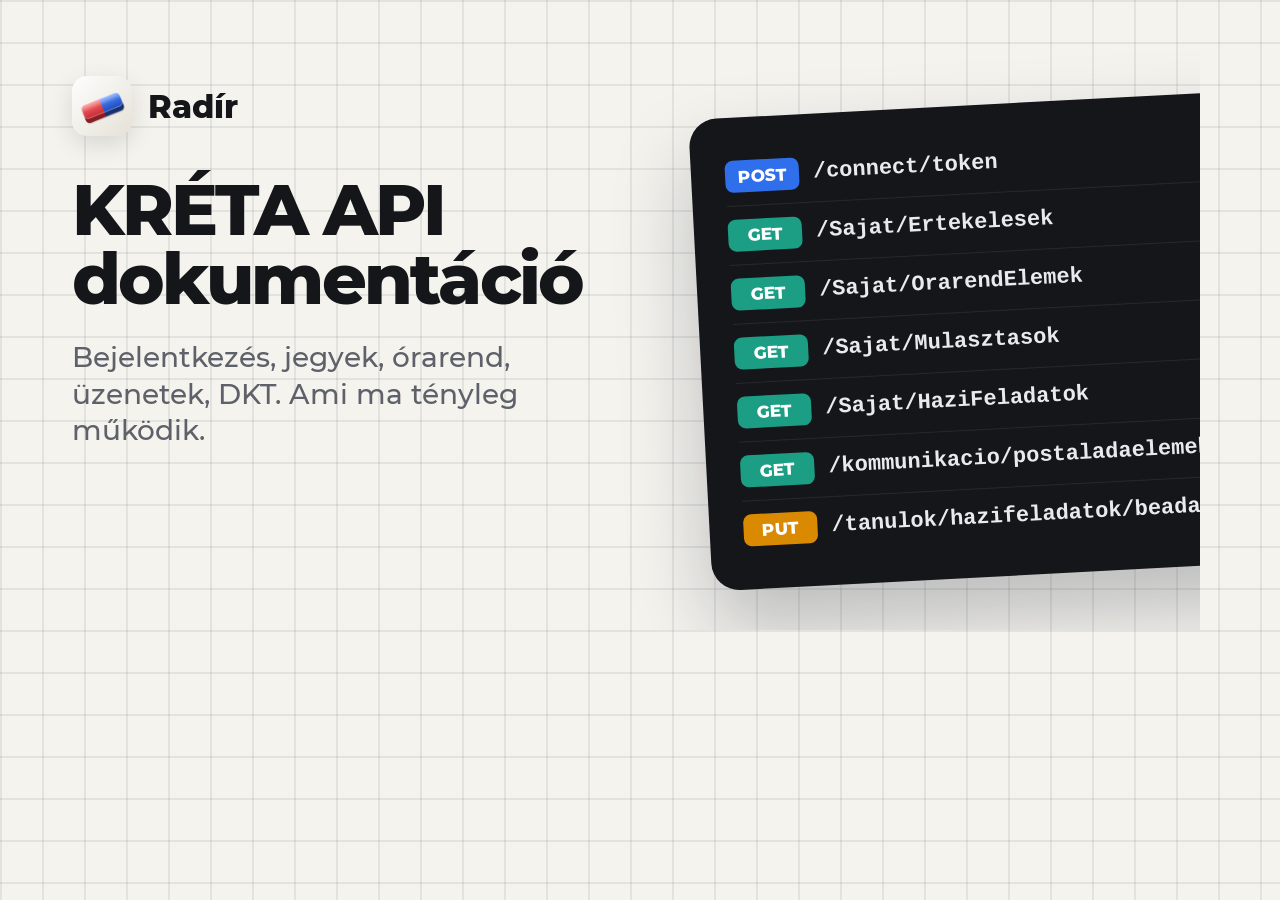
<file: marketing/og/og-api.html>
<!doctype html>
<html lang="hu">
<head>
<meta charset="utf-8">
<title>KRÉTA API link-előnézet</title>
<!-- 1200×630 OG kép a /kreta-api/ oldalhoz. Render: swift marketing/snap.swift marketing/og/og-api.html web/public/img/og-api.jpg 1200 630 -->
<style>
  @font-face { font-family: M; src: url(../../Radir/Fonts/Montserrat-Medium.ttf); font-weight: 500; }
  @font-face { font-family: M; src: url(../../Radir/Fonts/Montserrat-ExtraBold.ttf); font-weight: 800; }
  * { margin: 0; box-sizing: border-box; }
  html, body { width: 1200px; height: 630px; overflow: hidden; }
  body { position: relative; font-family: M, sans-serif; color: #15161A; background: #F4F3EE;
         background-image: linear-gradient(rgba(110,112,122,.13) 2px, transparent 2px), linear-gradient(90deg, rgba(110,112,122,.13) 2px, transparent 2px);
         background-size: 42px 42px; }
  .copy { position: absolute; left: 72px; top: 76px; width: 560px; }
  .brand { display: flex; align-items: center; gap: 16px; font-weight: 800; font-size: 32px; }
  .brand img { width: 60px; height: 60px; border-radius: 15px; box-shadow: 0 8px 24px rgba(0,0,0,.12); }
  h1 { margin-top: 40px; font-weight: 800; font-size: 70px; line-height: .98; letter-spacing: -3px; }
  p { margin-top: 26px; font-weight: 500; font-size: 28px; line-height: 1.3; color: #5F616A; }
  .card { position: absolute; left: 700px; top: 104px; width: 600px; padding: 30px 34px; border-radius: 28px; background: #15161A; color: #E9EAEE;
          box-shadow: 0 40px 80px rgba(20,22,40,.25); transform: rotate(-3deg); font: 600 22px/1 ui-monospace, Menlo, monospace; }
  .row { display: flex; align-items: center; gap: 14px; padding: 13px 0; border-bottom: 1px solid rgba(255,255,255,.08); white-space: nowrap; }
  .row:last-child { border: 0; }
  .m { flex: none; width: 74px; text-align: center; padding: 6px 0; border-radius: 8px; font: 800 17px M, sans-serif; color: #fff; }
  .get { background: #1b9e83; } .post { background: #2F6FEB; } .put { background: #d98a00; }
</style>
</head>
<body>
  <div class="copy">
    <div class="brand"><img src="../../Radir/Assets.xcassets/Logo.imageset/Logo.png" alt="">Radír</div>
    <h1>KRÉTA API dokumentáció</h1>
    <p>Bejelentkezés, jegyek, órarend, üzenetek, DKT. Ami ma tényleg működik.</p>
  </div>
  <div class="card">
    <div class="row"><span class="m post">POST</span>/connect/token</div>
    <div class="row"><span class="m get">GET</span>/Sajat/Ertekelesek</div>
    <div class="row"><span class="m get">GET</span>/Sajat/OrarendElemek</div>
    <div class="row"><span class="m get">GET</span>/Sajat/Mulasztasok</div>
    <div class="row"><span class="m get">GET</span>/Sajat/HaziFeladatok</div>
    <div class="row"><span class="m get">GET</span>/kommunikacio/postaladaelemek</div>
    <div class="row"><span class="m put">PUT</span>/tanulok/hazifeladatok/beadasok</div>
  </div>
</body>
</html>
</file>
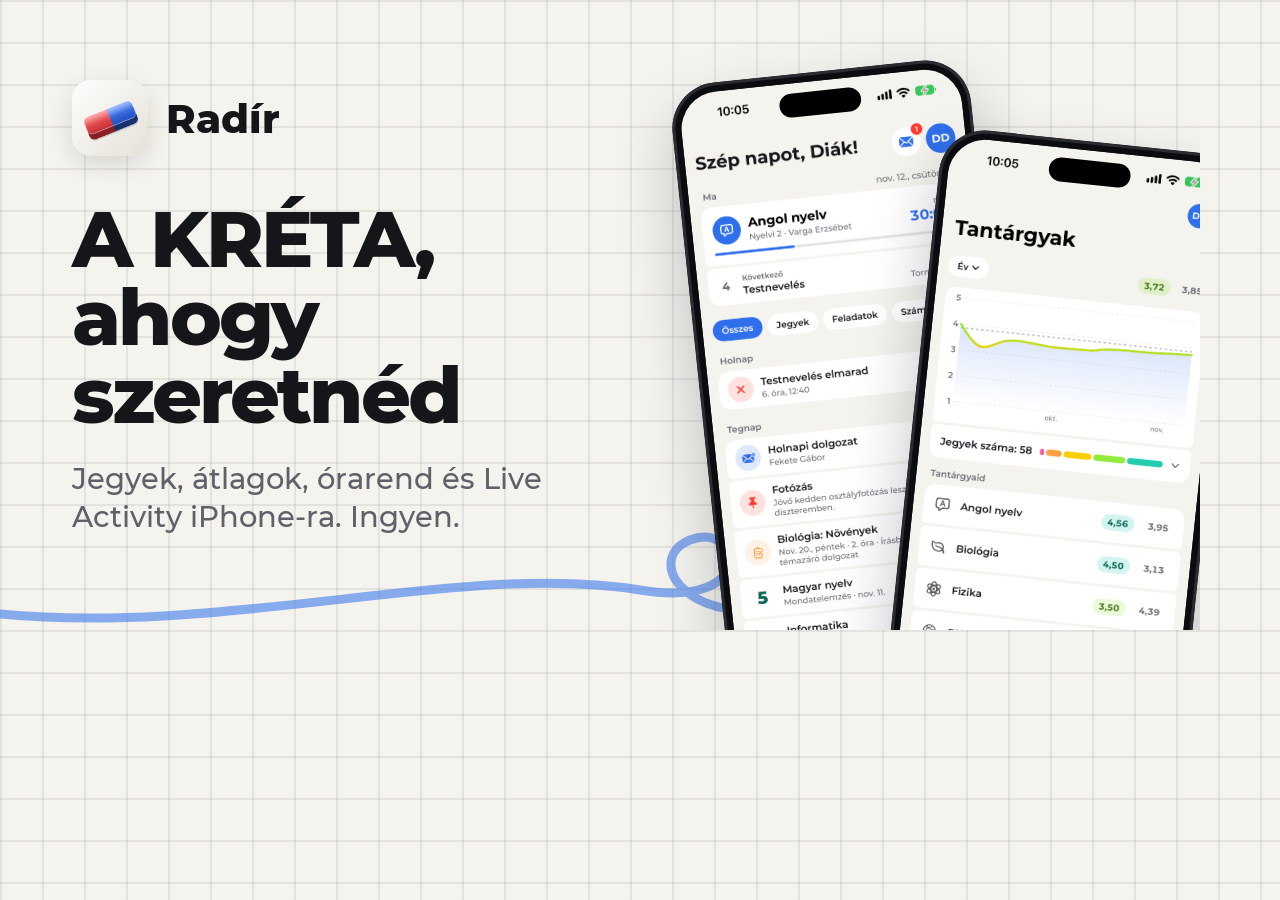
<file: marketing/og/og.html>
<!doctype html>
<html lang="hu">
<head>
<meta charset="utf-8">
<title>Radír link-előnézet</title>
<!-- 1200×630-as Open Graph kép a weboldalhoz. Render: swift marketing/snap.swift marketing/og/og.html web/public/img/og.jpg 1200 630 -->
<style>
  @font-face { font-family: M; src: url(../../Radir/Fonts/Montserrat-Medium.ttf); font-weight: 500; }
  @font-face { font-family: M; src: url(../../Radir/Fonts/Montserrat-ExtraBold.ttf); font-weight: 800; }
  * { margin: 0; box-sizing: border-box; }
  html, body { width: 1200px; height: 630px; overflow: hidden; }
  body { position: relative; font-family: M, sans-serif; color: #15161A; background: #F4F3EE;
         background-image: linear-gradient(rgba(110,112,122,.13) 2px, transparent 2px), linear-gradient(90deg, rgba(110,112,122,.13) 2px, transparent 2px);
         background-size: 42px 42px; }
  .copy { position: absolute; left: 72px; top: 80px; width: 600px; }
  .brand { display: flex; align-items: center; gap: 18px; font-weight: 800; font-size: 40px; }
  .brand img { width: 76px; height: 76px; border-radius: 19px; box-shadow: 0 8px 24px rgba(0,0,0,.12); }
  h1 { margin-top: 44px; font-weight: 800; font-size: 78px; line-height: 1; letter-spacing: -3px; }
  p { margin-top: 26px; font-weight: 500; font-size: 29px; line-height: 1.3; color: #5F616A; max-width: 560px; }
  svg { position: absolute; inset: 0; }
  .phone { position: absolute; width: 300px; padding: 9px; border-radius: 46px; background: #0b0c0f; box-shadow: inset 0 0 0 3px #2a2c31, 0 30px 60px rgba(20,22,40,.25); }
  .phone img { display: block; width: 100%; border-radius: 38px; }
  .phone::after { content: ""; position: absolute; top: 19px; left: 50%; width: 82px; height: 24px; margin-left: -41px; border-radius: 12px; background: #000; }
</style>
</head>
<body>
  <svg width="1200" height="630" viewBox="0 0 1200 630">
    <path d="M -20 612 C 220 640, 460 560, 640 590 C 760 610, 740 520, 690 540 C 640 560, 690 640, 820 600 C 980 550, 1100 470, 1230 480"
          fill="none" stroke="#2F6FEB" stroke-width="9" stroke-linecap="round" opacity=".55"/>
  </svg>
  <div class="copy">
    <div class="brand"><img src="../../Radir/Assets.xcassets/Logo.imageset/Logo.png" alt="">Radír</div>
    <h1>A KRÉTA, ahogy szeretnéd</h1>
    <p>Jegyek, átlagok, órarend és Live Activity iPhone-ra. Ingyen.</p>
  </div>
  <div class="phone" style="left:700px;top:70px;transform:rotate(-6deg)"><img src="../raw/home-light.png" alt=""></div>
  <div class="phone" style="left:910px;top:140px;transform:rotate(6deg)"><img src="../raw/grades-light.png" alt=""></div>
</body>
</html>
</file>
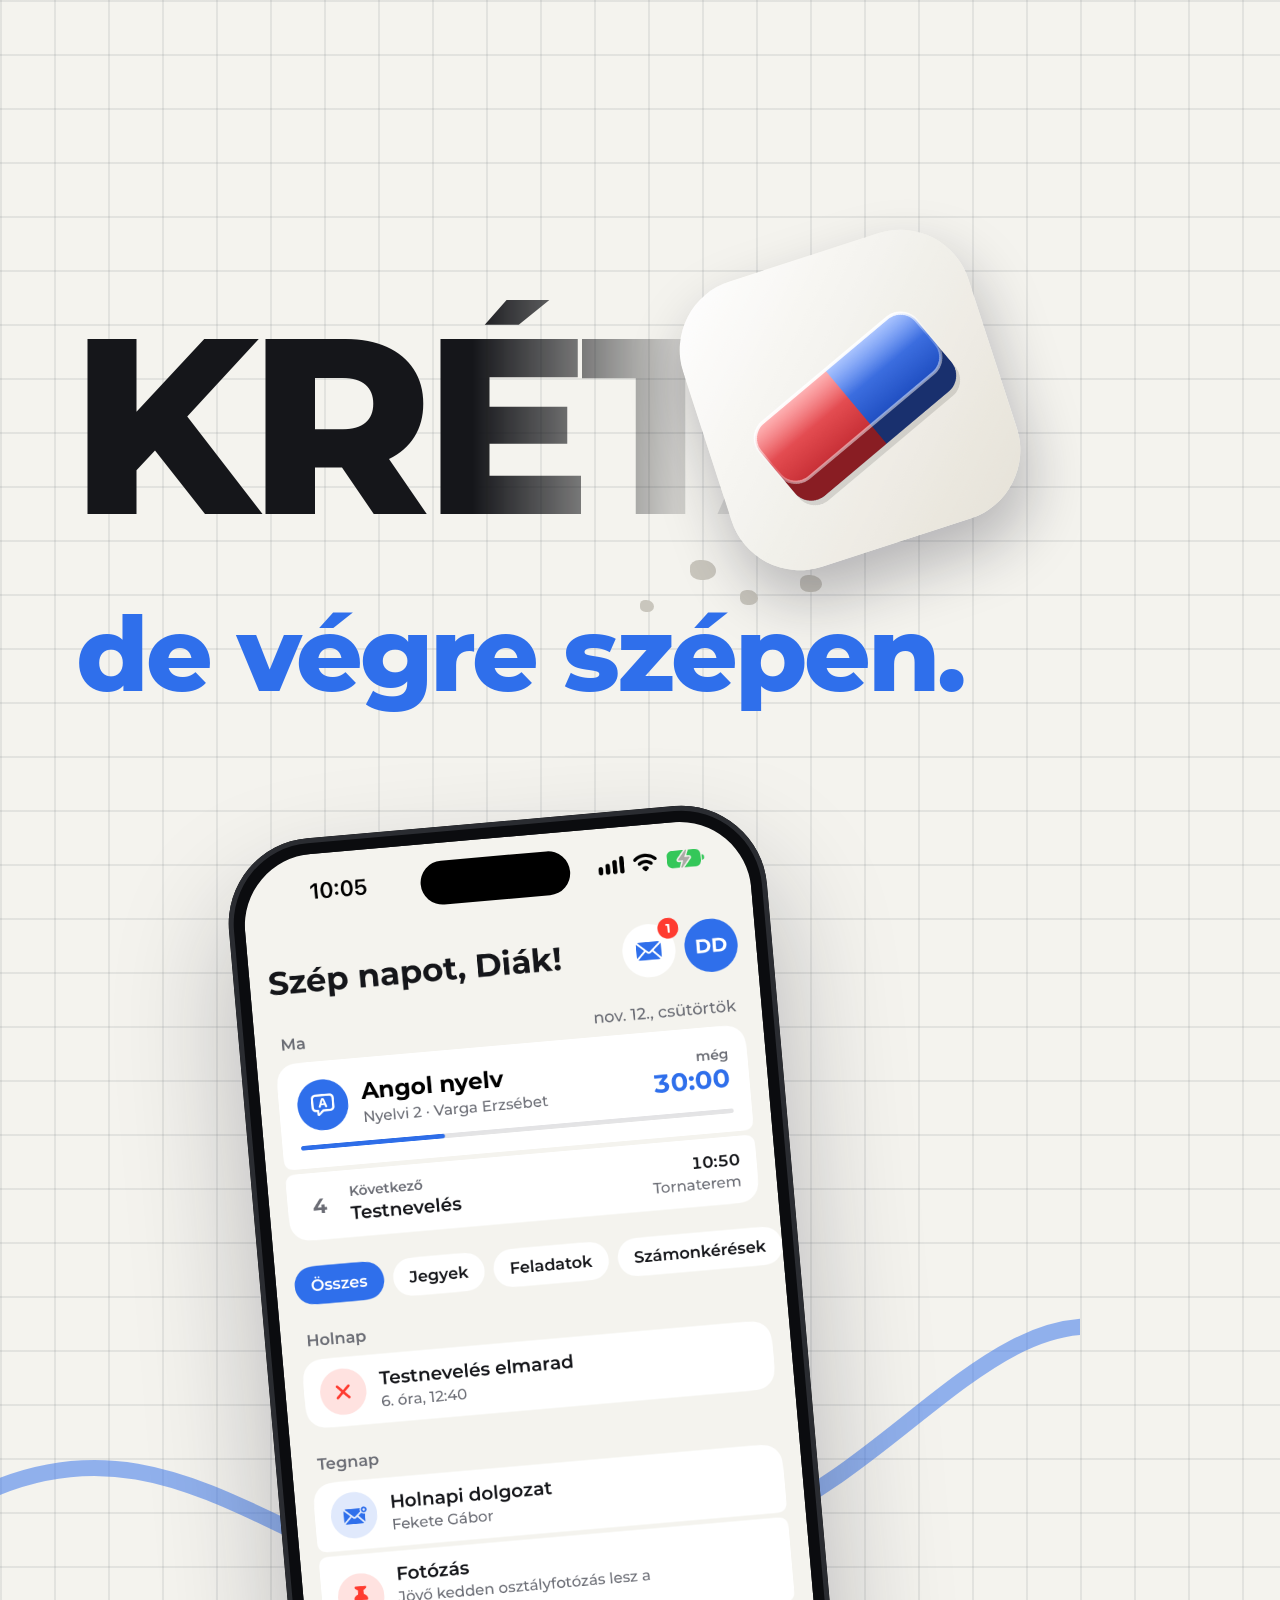
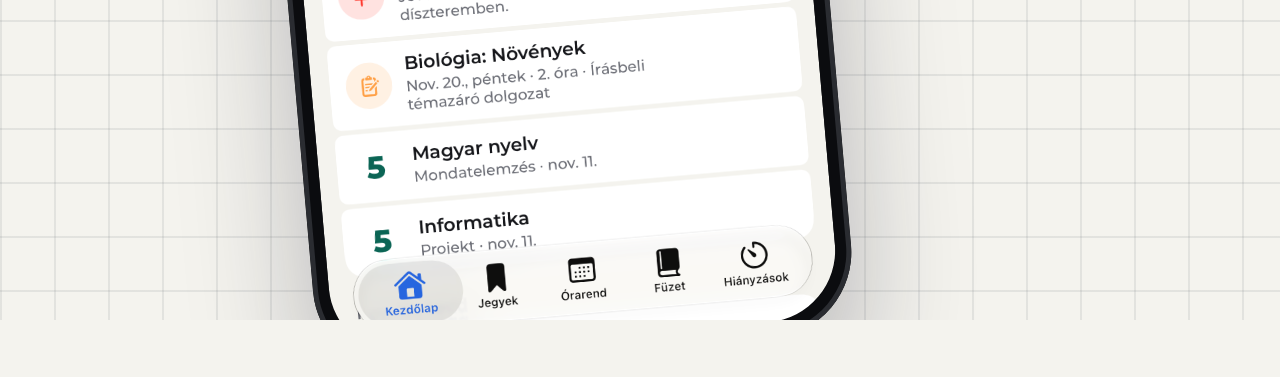
<file: marketing/tiktok/cover.html>
<!doctype html>
<html lang="hu">
<head>
<meta charset="utf-8">
<title>Radír TikTok borító</title>
<!-- 1080×1920 TikTok borító. A fontos rész a középső 3:4 sávban (y ≈ 240–1680), mert a profilrács ezt vágja ki.
     Render (a radir mappából): swift marketing/snap.swift marketing/tiktok/cover.html marketing/tiktok/cover.jpg 1080 1920 -->
<style>
  @font-face { font-family: M; src: url(../../Radir/Fonts/Montserrat-Bold.ttf); font-weight: 700; }
  @font-face { font-family: M; src: url(../../Radir/Fonts/Montserrat-ExtraBold.ttf); font-weight: 800; }
  * { margin: 0; box-sizing: border-box; }
  html, body { width: 1080px; height: 1920px; overflow: hidden; }
  body { position: relative; font-family: M, sans-serif; color: #15161A; background: #F4F3EE;
         background-image: linear-gradient(rgba(110,112,122,.13) 2px, transparent 2px), linear-gradient(90deg, rgba(110,112,122,.13) 2px, transparent 2px);
         background-size: 54px 54px; }
  /* a „KRÉTA” jobb fele ki van radírozva */
  .kreta { position: absolute; left: 70px; top: 300px; font-weight: 800; font-size: 250px; letter-spacing: -10px; line-height: 1;
           -webkit-mask-image: linear-gradient(90deg, #000 0, #000 48%, rgba(0,0,0,.18) 72%, transparent 88%);
                   mask-image: linear-gradient(90deg, #000 0, #000 48%, rgba(0,0,0,.18) 72%, transparent 88%); }
  .eraser { position: absolute; left: 700px; top: 250px; width: 300px; height: 300px; border-radius: 72px; transform: rotate(-18deg);
            box-shadow: 0 30px 60px rgba(20,22,40,.28); }
  .crumb { position: absolute; border-radius: 40% 60% 50% 45%; background: #c9c6bd; }
  .sub { position: absolute; left: 76px; top: 590px; font-weight: 800; font-size: 104px; letter-spacing: -3px; color: #2F6FEB; }
  .phone { position: absolute; left: 270px; top: 820px; width: 540px; padding: 16px; border-radius: 86px; background: #0b0c0f;
           transform: rotate(-5deg); box-shadow: inset 0 0 0 5px #2a2c31, 0 60px 120px rgba(20,22,40,.28); }
  .phone img { display: block; width: 100%; border-radius: 72px; }
  .phone::after { content: ""; position: absolute; top: 34px; left: 50%; width: 150px; height: 44px; margin-left: -75px; border-radius: 22px; background: #000; }
  svg { position: absolute; inset: 0; }
</style>
</head>
<body>
  <svg width="1080" height="1920" viewBox="0 0 1080 1920">
    <path d="M -30 1500 C 200 1380, 330 1640, 520 1560 C 640 1510, 600 1420, 540 1450 C 480 1480, 560 1600, 760 1520 C 900 1460, 1000 1300, 1120 1330"
          fill="none" stroke="#2F6FEB" stroke-width="16" stroke-linecap="round" opacity=".5"/>
  </svg>
  <div class="kreta">KRÉTA</div>
  <div class="crumb" style="left:690px;top:560px;width:26px;height:20px"></div>
  <div class="crumb" style="left:740px;top:590px;width:18px;height:15px"></div>
  <div class="crumb" style="left:640px;top:600px;width:14px;height:12px"></div>
  <div class="crumb" style="left:800px;top:575px;width:22px;height:17px"></div>
  <img class="eraser" src="../../Radir/Assets.xcassets/Logo.imageset/Logo.png" alt="">
  <div class="sub">de végre szépen.</div>
  <div class="phone"><img src="../raw/home-light.png" alt=""></div>
</body>
</html>
</file>
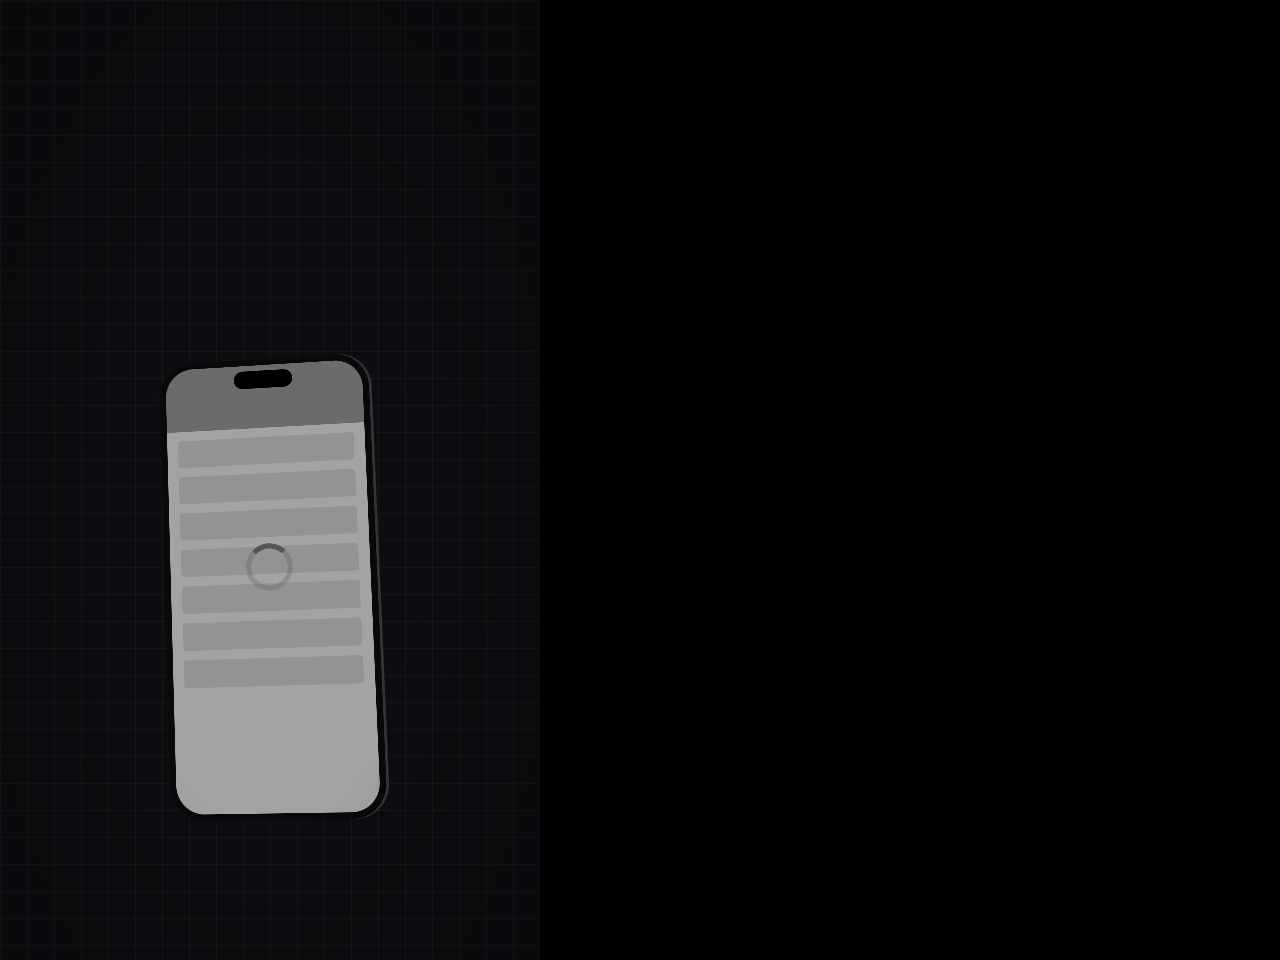
<file: marketing/tiktok/video.html>
<!doctype html>
<html lang="hu">
<head>
<meta charset="utf-8">
<title>Radír TikTok</title>
<!-- 1080×1920-as vászon fele méretben (#stage scale .5), a 2×-es snapshot adja a teljes felbontást.
     Minden képkocka a render(t) tiszta függvénye; a render.swift hívja képkockánként. -->
<style>
  @font-face { font-family: M; src: url(../../Radir/Fonts/Montserrat-Medium.ttf); font-weight: 500; }
  @font-face { font-family: M; src: url(../../Radir/Fonts/Montserrat-Bold.ttf); font-weight: 700; }
  @font-face { font-family: M; src: url(../../Radir/Fonts/Montserrat-ExtraBold.ttf); font-weight: 800; }
  * { margin: 0; box-sizing: border-box; }
  html, body { width: 540px; height: 960px; overflow: hidden; background: #000; }
  #stage { position: absolute; left: 0; top: 0; width: 1080px; height: 1920px; transform: scale(.5); transform-origin: 0 0;
           overflow: hidden; font-family: M, sans-serif; color: #15161A; }
  .layer { position: absolute; inset: 0; }
  .grid { background-image: linear-gradient(var(--gc) 2px, transparent 2px), linear-gradient(90deg, var(--gc) 2px, transparent 2px); background-size: 54px 54px; }

  /* felirat a TikTok biztonságos sávjában */
  .cap { position: absolute; left: 70px; right: 140px; top: 250px; font-weight: 800; font-size: 84px; line-height: 1.02; letter-spacing: -2.5px; }
  .cap small { display: block; margin-top: 22px; font-weight: 600; font-size: 42px; letter-spacing: 0; line-height: 1.25; opacity: .72; }

  /* 3D telefon (mint a weboldalon) */
  .scene { position: absolute; left: 0; right: 0; top: 0; bottom: 0; perspective: 2600px; }
  .phone3d { position: absolute; left: 50%; top: 1170px; width: 500px; height: 1070px; margin: -535px 0 0 -250px; transform-style: preserve-3d; }
  .layers, .layers i, .face { position: absolute; inset: 0; border-radius: 80px; }
  .layers { transform-style: preserve-3d; }
  .layers i { background: linear-gradient(90deg, #3a3d44, #1d1f24 30%, #2b2e34 70%, #44474e); }
  .face { backface-visibility: hidden; -webkit-backface-visibility: hidden; overflow: hidden; }
  .front { transform: translateZ(20px); background: #0b0c0f; }
  .front .scr { position: absolute; inset: 15px; border-radius: 66px; overflow: hidden; }
  .front .scr img { position: absolute; inset: 0; width: 100%; height: 100%; object-fit: cover; object-position: top; opacity: 0; }
  .island { position: absolute; top: 28px; left: 50%; width: 140px; height: 42px; margin-left: -70px; border-radius: 30px; background: #000; z-index: 2; }
  .back { transform: rotateY(180deg) translateZ(20px); background: linear-gradient(150deg, #2d3037, #15161a); display: grid; place-items: center; }
  .back img { width: 34%; border-radius: 22%; }

  /* a „régi app”: márka nélküli szürke felület */
  .old { position: absolute; inset: 0; background: #d9d9d9; filter: saturate(.2); }
  .old .hdr { height: 150px; background: #8a8f96; }
  .old .row { margin: 22px 26px 0; height: 64px; background: #c4c4c4; border-radius: 6px; }
  .spin { position: absolute; left: 50%; top: 46%; width: 110px; height: 110px; margin: -55px 0 0 -55px; border-radius: 50%;
          border: 12px solid rgba(0,0,0,.12); border-top-color: #6d7178; }
  .toast { position: absolute; left: 30px; right: 30px; top: 40%; padding: 30px 28px; border-radius: 14px; background: #fff;
           box-shadow: 0 20px 50px rgba(0,0,0,.35); font: 600 32px/1.3 M, sans-serif; color: #333; opacity: 0; }
  .toast b { display: block; font-weight: 800; font-size: 36px; color: #c0392b; margin-bottom: 8px; }

  .logo { position: absolute; left: 50%; top: 760px; width: 300px; height: 300px; margin-left: -150px; border-radius: 72px; box-shadow: 0 40px 90px rgba(20,40,120,.3); }
  .word { position: absolute; left: 0; right: 0; top: 1110px; text-align: center; font-weight: 800; font-size: 190px; letter-spacing: -7px; color: #15161A; }
  .tag { position: absolute; left: 0; right: 0; top: 1350px; text-align: center; font-weight: 700; font-size: 54px; color: #5F616A; }
  .stamp { position: absolute; width: 170px; height: 170px; border-radius: 50%; display: grid; place-items: center; font-weight: 800; font-size: 104px; color: #0F3B33; box-shadow: 0 20px 40px rgba(0,0,0,.25); }
  .flash { position: absolute; inset: 0; background: #fff; pointer-events: none; }
  .vignette { position: absolute; inset: 0; background: radial-gradient(ellipse at 50% 55%, transparent 40%, rgba(0,0,0,.65)); }
  .cta { position: absolute; left: 60px; right: 60px; top: 300px; text-align: center; color: #fff; }
  .cta h1 { font-weight: 800; font-size: 104px; line-height: 1; letter-spacing: -3px; }
  .cta p { margin-top: 30px; font-weight: 700; font-size: 48px; color: rgba(255,255,255,.75); }
  .cta .btn { display: inline-block; margin-top: 44px; padding: 28px 54px; border-radius: 999px; background: #fff; color: #170A3D; font-weight: 800; font-size: 50px; }
</style>
</head>
<body>
<div id="stage">
  <div class="layer" id="bg"></div>
  <div class="layer grid" id="grid"></div>

  <div class="scene">
    <div class="phone3d" id="phone">
      <div class="layers" id="layers"></div>
      <div class="face front" id="front"><span class="island"></span>
        <div class="scr" id="scr">
          <div class="old" id="old">
            <div class="hdr"></div><div class="row"></div><div class="row"></div><div class="row"></div><div class="row"></div><div class="row"></div><div class="row"></div><div class="row"></div>
            <div class="spin" id="spin"></div>
            <div class="toast" id="t1"><b>Hiba történt</b>Kérjük, próbálja újra később.</div>
            <div class="toast" id="t2"><b>A munkamenet lejárt</b>Jelentkezzen be újra a folytatáshoz.</div>
          </div>
          <img data-k="home" src="../raw/home-light.png" alt="">
          <img data-k="grades" src="../raw/grades-light.png" alt="">
          <img data-k="timetable" src="../raw/timetable-dark.png" alt="">
          <img data-k="subject" src="../raw/subject-light.png" alt="">
          <img data-k="summary" src="../raw/summary-light.png" alt="">
          <img data-k="homeD" src="../raw/home-dark.png" alt="">
          <img data-k="gradesD" src="../raw/grades-dark.png" alt="">
          <img data-k="timetableL" src="../raw/timetable-light.png" alt="">
          <img data-k="login" src="../raw/login.png" alt="">
        </div>
      </div>
      <div class="face back" id="backf"><img src="../../Radir/Assets.xcassets/Logo.imageset/Logo.png" alt=""></div>
    </div>
  </div>

  <div id="stamps"></div>
  <img class="logo" id="logo" src="../../Radir/Assets.xcassets/Logo.imageset/Logo.png" alt="">
  <div class="word" id="word">Radír</div>
  <div class="tag" id="tag">A KRÉTA, ahogy szeretnéd</div>
  <div class="cap" id="cap"></div>
  <div class="cta" id="cta"><h1>Jelentkezz a várólistára</h1><p>Ingyenes iPhone-app a KRÉTÁ-hoz</p><span class="btn">Link a bióban</span></div>
  <div class="vignette" id="vig"></div>
  <div class="flash" id="flash"></div>
</div>

<script>
const $ = (id) => document.getElementById(id);
const BEAT = 0.4475, B0 = 0.04, B = (k) => B0 + BEAT * k;
const clamp = (v, a = 0, b = 1) => Math.min(b, Math.max(a, v));
const lerp = (a, b, t) => a + (b - a) * t;
const seg = (t, a, b) => clamp((t - a) / (b - a));
const eo = (x) => 1 - Math.pow(1 - x, 3);           // ease-out
const eio = (x) => x < .5 ? 4 * x * x * x : 1 - Math.pow(-2 * x + 2, 3) / 2;
const back = (x) => { const c = 1.9; return 1 + (c + 1) * Math.pow(x - 1, 3) + c * Math.pow(x - 1, 2); };
// determinisztikus „zaj” a remegéshez
const noise = (t, f, s) => Math.sin(t * f + s) * Math.sin(t * f * 1.7 + s * 2.3);

for (let z = -18; z <= 18; z += 3) { const i = document.createElement('i'); i.style.transform = `translateZ(${z}px)`; $('layers').append(i); }
const imgs = {}; document.querySelectorAll('#scr img').forEach((el) => imgs[el.dataset.k] = el);
const STAMP_COLORS = ['#22CCAD', '#92EA3B', '#22CCAD', '#F9CF00', '#22CCAD', '#92EA3B'];
const stampPos = [[120, 760, -14], [800, 690, 12], [90, 1420, 9], [820, 1480, -10], [150, 1100, -6], [790, 1090, 8]];
stampPos.forEach(([x, y, r], i) => {
  const s = document.createElement('div'); s.className = 'stamp'; s.textContent = i % 3 === 1 ? '4' : '5';
  s.style.left = x + 'px'; s.style.top = y + 'px'; s.style.background = STAMP_COLORS[i]; s.dataset.r = r; $('stamps').append(s);
});

// vágások: ezeken villan a kép (fehér, gyorsan lecsengő)
const CUTS = [B(16), B(18), B(22), B(26), B(29), B(32), B(36), B(37), B(38), B(39), B(40), B(42)];
const PAIN_HITS = [B(8), B(10), B(12), B(14), B(14.5), B(15), B(15.5)];

const CAPS = [
  // [kezdet, vég, szöveg, szín, alcím]
  [B(0) + .25, B(8), 'Amikor megnézed a jegyeidet a KRÉTÁ-ban…', '#fff'],
  [B(8), B(10), 'Töltés… megint.', '#fff'],
  [B(10), B(12), 'Hiba történt.', '#fff'],
  [B(12), B(14), 'Újra be kell lépni?!', '#fff'],
  [B(18), B(22), 'Minden, ami ma számít', '#15161A', 'Kezdőlap: mostani óra, házik, új jegyek'],
  [B(22), B(26), 'Látod, merre tart az átlagod', '#15161A', 'Grafikon és osztályátlag'],
  [B(26), B(29), 'Az órarended, élőben', '#15161A', 'Helyettesítés, elmaradt óra, szünet'],
  [B(29), B(32), 'Mennyi kell az ötöshöz?', '#15161A', 'Jegykalkulátor és céltervező'],
  [B(32), B(36), 'Év végén jön a meglepetés', '#fff'],
  [B(36), B(40), 'Sötét mód. Témák. Több fiók.', '#fff'],
  [B(40), B(42), 'Ingyenes.', '#fff'],
  [B(42), B(44), 'Nincs Plus, nincs reklám.', '#fff'],
];

function showScreen(key, t) {
  for (const k in imgs) imgs[k].style.opacity = k === key ? 1 : 0;
  $('old').style.opacity = key === 'old' ? 1 : 0;
}

function render(t) {
  // ── háttér ──
  const drop = B(16), night = B(32), outro = B(44);
  let bg, gc;
  if (t < drop) { bg = '#0c0d10'; gc = 'rgba(255,255,255,.035)'; }
  else if (t < night - BEAT * .5) { bg = '#F4F3EE'; gc = 'rgba(110,112,122,.12)'; }
  else { bg = 'linear-gradient(160deg, #1D56AC, #170A3D)'; gc = 'rgba(255,255,255,.07)'; }
  $('bg').style.background = bg; $('grid').style.setProperty('--gc', gc);
  $('vig').style.opacity = t < drop ? lerp(.4, 1, seg(t, 0, drop)) : 0;

  // ── telefon ──
  let ry = 0, rx = 0, rz = 0, s = 1, tx = 0, ty = 0, op = 1, screen = 'old';
  if (t < drop) {
    // build-up: lassú ráközelítés, egyre erősebb remegés, szürke és kicsit megdöntött
    const k = seg(t, 0, drop);
    s = lerp(.86, 1.06, eio(k)); ry = -8; rx = 6; rz = -2;
    const amp = t < B(8) ? 0 : lerp(2, 16, seg(t, B(8), drop));
    let hit = 0; for (const h of PAIN_HITS) if (t >= h) hit = Math.max(hit, Math.exp(-(t - h) / .07));
    tx = noise(t, 41, 1) * amp + hit * 18; ty = noise(t, 37, 4) * amp; rz += noise(t, 23, 2) * amp * .08;
    s += hit * .035;
  } else if (t < B(18)) {
    op = 0; // a drop pillanata a logóé
  } else if (t < night) {
    // beforog a hátoldaláról, aztán ütésenként billen és ráközelít
    const intro = eo(seg(t, B(18), B(19.2)));
    const beatPos = (t - B(18)) / BEAT, kick = Math.exp(-(beatPos % 1) * 3.2);
    const side = Math.floor(beatPos) % 2 ? 1 : -1;
    ry = lerp(200, side * 14, intro); rx = lerp(18, 4, intro);
    if (intro >= 1) ry = lerp(-side * 14, side * 14, eo(clamp((beatPos % 1) * 2.5)));
    s = lerp(.7, 1, intro) + kick * .045 * intro; ty = lerp(500, 0, intro);
    screen = t < B(22) ? 'home' : t < B(26) ? 'grades' : t < B(29) ? 'timetable' : 'subject';
  } else if (t < outro) {
    const beatPos = (t - night) / BEAT, kick = Math.exp(-((beatPos * 2) % 1) * 3);
    const side = Math.floor(beatPos) % 2 ? 1 : -1;
    if (t < B(33)) { ry = -14 + 360 * eio(seg(t, night, B(33))); }          // 360°-os pörgés a második részre
    else ry = lerp(-side * 16, side * 16, eo(clamp((beatPos % 1) * 2.5)));
    rx = 4; s = .96 + kick * .05;
    if (t < B(36)) screen = 'summary';
    else if (t < B(40)) screen = ['homeD', 'gradesD', 'timetable', 'summary', 'homeD', 'timetableL', 'gradesD', 'home'][Math.floor((t - B(36)) / (BEAT / 2)) % 8];
    else screen = 'home';
    if (t >= B(40)) { s = lerp(.96, .82, eo(seg(t, B(40), B(41)))) + kick * .03; ty = lerp(0, 230, eo(seg(t, B(40), B(41)))); }
  } else {
    // lecsengés: szembefordul, lassan lebeg, összemegy a felhívás alá
    const k = eio(seg(t, outro, outro + 1.2));
    ry = lerp(16, -6, k) + Math.sin(t * 1.3) * 3; rx = lerp(4, 8, k); s = lerp(.82, .62, k); ty = lerp(230, 420, k);
    screen = 'home';
  }
  $('phone').style.transform = `translate(${tx}px, ${ty}px) rotateX(${rx}deg) rotateY(${ry}deg) rotateZ(${rz}deg) scale(${s})`;
  // a snapshot laposan rajzol (nincs preserve-3d): mi döntjük el, melyik lap néz felénk, és a peremet oldalra toljuk
  const rad = ry * Math.PI / 180, front = Math.cos(rad) > 0;
  $('front').style.display = front ? '' : 'none';
  $('backf').style.display = front ? 'none' : '';
  [...$('layers').children].forEach((el, i, all) => {
    const z = (i / (all.length - 1) - .5) * 40;
    el.style.transform = `translateX(${(front ? -1 : 1) * Math.sin(rad) * (z + 20) * 1.1}px)`;
  });
  $('phone').style.opacity = op;
  $('phone').style.filter = t < drop ? `grayscale(1) brightness(${lerp(.75, .95, seg(t, 0, drop))})` : 'none';
  showScreen(screen, t);

  // régi app: forgó töltés, hibák
  $('spin').style.transform = `rotate(${t * 520}deg)`;
  $('spin').style.opacity = t < B(10) || (t >= B(14) && t < drop) ? 1 : .0;
  $('t1').style.opacity = t >= B(10) && t < B(12) ? 1 : 0;
  $('t1').style.transform = `scale(${lerp(.85, 1, back(seg(t, B(10), B(10) + .25)))})`;
  $('t2').style.opacity = t >= B(12) && t < B(14) ? 1 : 0;
  $('t2').style.transform = `scale(${lerp(.85, 1, back(seg(t, B(12), B(12) + .25)))})`;

  // ── logó a dropon ──
  // a logó elmegy, mielőtt a telefon bejön (nincs dupla expozíció)
  const L = t >= drop && t < B(18);
  const lk = back(seg(t, drop, drop + .32)), lout = eio(seg(t, B(17.25), B(18)));
  $('logo').style.opacity = L ? 1 - lout : 0;
  $('logo').style.transform = `scale(${lerp(1.9, 1, lk) * (1 - lout * .3)}) rotate(${lerp(-24, -8, lk)}deg) translateY(${-lout * 300}px)`;
  for (const id of ['word', 'tag']) {
    const d = id === 'tag' ? .12 : .05;
    const k = eo(seg(t, drop + d, drop + d + .3));
    $(id).style.opacity = L ? k * (1 - lout) : 0;
    $(id).style.transform = `translateY(${lerp(60, 0, k) - lout * 300}px)`;
  }

  // ── feliratok ──
  let cap = null;
  for (const c of CAPS) if (t >= c[0] && t < c[1]) cap = c;
  const el = $('cap');
  if (cap) {
    const html = cap[2] + (cap[4] ? `<small>${cap[4]}</small>` : '');
    if (el.dataset.html !== html) { el.innerHTML = html; el.dataset.html = html; }
    const k = eo(seg(t, cap[0], cap[0] + .22));
    el.style.opacity = k; el.style.color = cap[3];
    el.style.transform = `translateY(${lerp(40, 0, k)}px)`;
    el.style.textShadow = t < drop ? 'none' : 'none';
  } else el.style.opacity = 0;

  // „ELÉG.” nyolcadokban villog a drop előtt
  if (t >= B(14) && t < drop) {
    const on = Math.floor((t - B(14)) / (BEAT / 2)) % 2 === 0;
    el.innerHTML = 'ELÉG.'; el.dataset.html = 'ELÉG.';
    el.style.opacity = 1; el.style.transform = `scale(${on ? 1.12 : 1})`; el.style.transformOrigin = '0 50%';
    el.style.color = on ? '#ff3b4a' : '#fff'; el.style.fontSize = '150px';
  } else { el.style.fontSize = ''; el.style.transformOrigin = ''; }

  // ── „5”-ös matricák a második rész elején (nyolcadokra) ──
  document.querySelectorAll('.stamp').forEach((st, i) => {
    const at = B(32) + BEAT / 2 * (i + 1), gone = B(36);
    const k = back(seg(t, at, at + .18));
    const vis = t >= at && t < gone + .2;
    st.style.opacity = vis ? clamp(1 - seg(t, gone, gone + .2)) : 0;
    st.style.transform = `scale(${k}) rotate(${st.dataset.r}deg)`;
  });

  // ── felhívás a végén ──
  const ck = eo(seg(t, outro + .1, outro + .7));
  $('cta').style.opacity = t >= outro ? ck : 0;
  $('cta').style.transform = `translateY(${lerp(50, 0, ck)}px)`;

  // ── villanás ──
  let f = 0;
  for (const c of CUTS) if (t >= c) f = Math.max(f, Math.exp(-(t - c) / (c === drop ? .16 : .06)));
  if (t < drop) for (const h of PAIN_HITS.slice(4)) if (t >= h) f = Math.max(f, .35 * Math.exp(-(t - h) / .04));
  $('flash').style.opacity = f;
  $('flash').style.background = t < drop ? '#ff3b4a' : '#fff';
}

window.ready = Promise.all([document.fonts.ready, ...[...document.images].map((i) => i.decode().catch(() => {}))]);
render(0);
</script>
</body>
</html>
</file>
